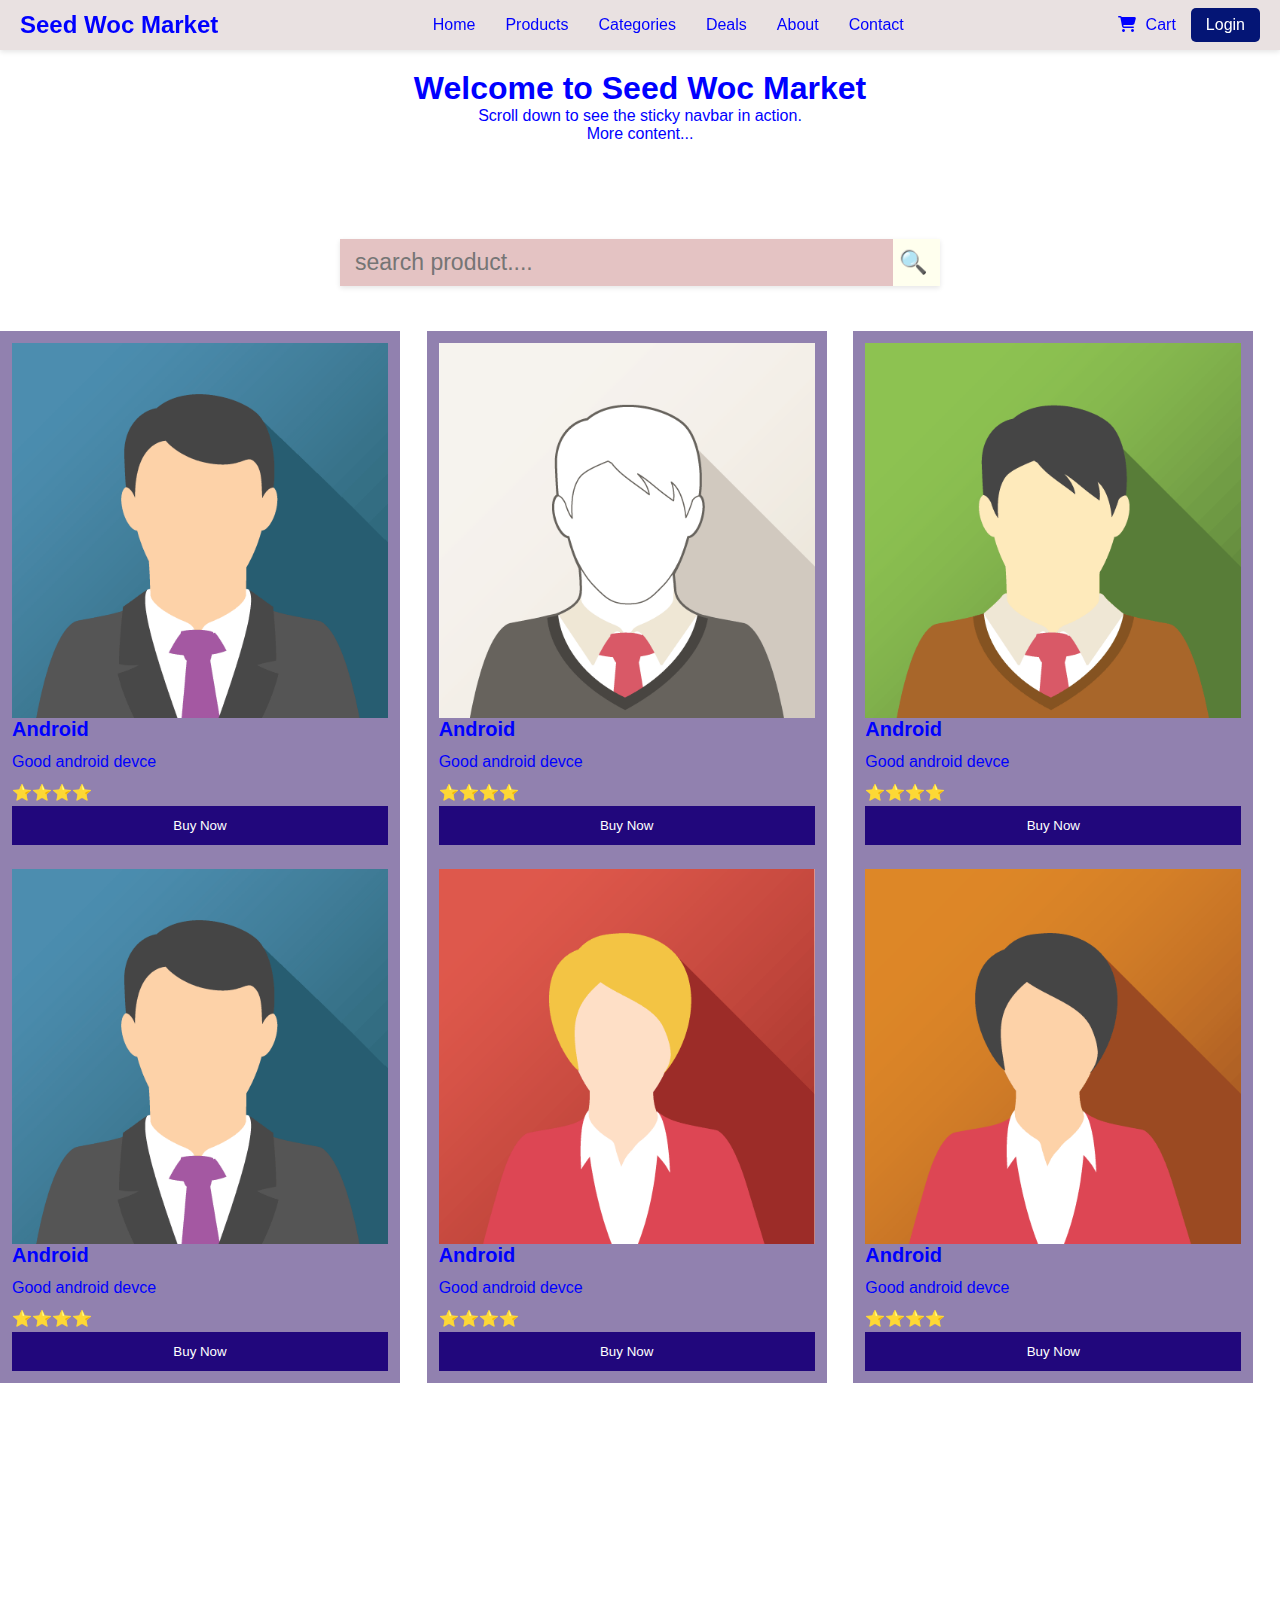
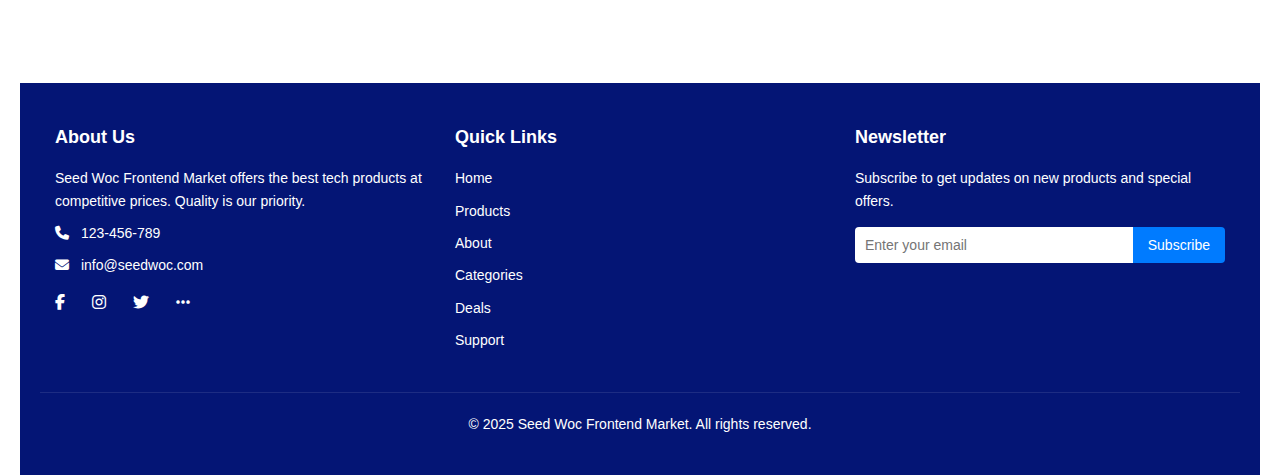
<file: index.html>
<html lang="en">
<head>
    <meta charset="UTF-8">
    <meta name="viewport" content="width=device-width, initial-scale=1.0">
    <title>Seed Woc Market - Navbar</title>
    <!-- Font Awesome for icons -->
    <link rel="stylesheet" href="https://cdnjs.cloudflare.com/ajax/libs/font-awesome/6.4.0/css/all.min.css">
    <link rel="stylesheet" href="style.css">
</head>
<body>
    <nav class="navbar">
        <div class="brand">
            <a href="#">Seed Woc Market</a>
        </div>

        <!-- Checkbox for hamburger menu toggle -->
        <input type="checkbox" id="nav-toggle" class="nav-toggle">
        <label for="nav-toggle" class="nav-toggle-label">
            <i class="fas fa-bars"></i>
        </label>

        <!-- Navigation links -->
        <ul class="nav-links">
            <li><a href="#">Home</a></li>
            <li><a href="#">Products</a></li>
            <li><a href="#">Categories</a></li>
            <li><a href="#">Deals</a></li>
            <li><a href="./pages/about.html">About</a></li>
            <li><a href="#">Contact</a></li>
        </ul>

        <!-- Cart and Login buttons -->
        <div class="nav-actions"> 
            <a href="#" class="cart"><i class="fas fa-shopping-cart"></i> Cart</a>
            <button class="login-btn">Login</button>
        </div>
    </nav>

    <!-- Dummy content to test sticky navbar -->
    <div class="content">
        <h1>Welcome to Seed Woc Market</h1>
        <p>Scroll down to see the sticky navbar in action.</p>
        <div style="height: 50px;"> <!-- Spacer for scrolling -->
            <p>More content...</p>
        </div>
    </div>

    <div class="page">
        <div class="search">
           <input type="text" placeholder="search product....">
           <span>🔍</span>
        </div>
       
        <div class="products">
          <div class="card">
           <div class="picture">
         <img src="./assets/images/avatar3.png" alt="">
           </div>
           <p class="Pname">Android</p>
           <p class="desc">Good android devce</p>
           <span>⭐⭐⭐⭐</span>
           <button class="btn">Buy Now</button>
       
       
          </div>
           <div class="card">
               <div class="picture">
                   <img src="./assets/images/avatar1.png" alt="">
               </div>
               <p class="Pname">Android</p>
               <p class="desc">Good android devce</p>
               <span>⭐⭐⭐⭐</span>
               <button class="btn">Buy Now</button>
           
           
           </div>
           <div class="card">
               <div class="picture">
                   <img src="./assets/images/avatar2.png" alt="">
               </div>
               <p class="Pname">Android</p>
               <p class="desc">Good android devce</p>
               <span>⭐⭐⭐⭐</span>
               <button class="btn">Buy Now</button>
           
           
           </div>
           <div class="card">
               <div class="picture">
                   <img src="./assets/images/avatar3.png" alt="">
               </div>
               <p class="Pname">Android</p>
               <p class="desc">Good android devce</p>
               <span>⭐⭐⭐⭐</span>
               <button class="btn">Buy Now</button>
           
           
           </div>
           <div class="card">
               <div class="picture">
                   <img src="./assets/images/avatar5.png" alt="">
               </div>
               <p class="Pname">Android</p>
               <p class="desc">Good android devce</p>
               <span>⭐⭐⭐⭐</span>
               <button class="btn">Buy Now</button>
           
           
           </div>
           <div class="card">
               <div class="picture">
                   <img src="./assets/images/avatar6.png" alt="">
               </div>
               <p class="Pname">Android</p>
               <p class="desc">Good android devce</p>
               <span>⭐⭐⭐⭐</span>
               <button class="btn">Buy Now</button>
           
           </div>
           </div>
           




       <footer class="footer">
        <div class="footer-container">
            <!-- About Us Section -->
            <div class="footer-section about-us">
                <h3>About Us</h3>
                <p>Seed Woc Frontend Market offers the best tech products at competitive prices. Quality is our priority.</p>
                <p><i class="fas fa-phone"></i> 123-456-789</p>
                <p><i class="fas fa-envelope"></i> <a href="mailto:info@seedwoc.com">info@seedwoc.com</a></p>
                <div class="social-icons">
                    <a href="#"><i class="fab fa-facebook-f"></i></a>
                    <a href="#"><i class="fab fa-instagram"></i></a>
                    <a href="#"><i class="fab fa-twitter"></i></a>
                    <a href="#"><i class="fas fa-ellipsis-h"></i></a>
                </div>
            </div>

            <!-- Quick Links Section -->
            <div class="footer-section quick-links">
                <h3>Quick Links</h3>
                <ul>
                    <li><a href="#">Home</a></li>
                    <li><a href="#">Products</a></li>
                    <li><a href="./pages/about.html">About</a></li>
                    <li><a href="#">Categories</a></li>
                    <li><a href="#">Deals</a></li>
                    <li><a href="#">Support</a></li>
                </ul>
            </div>

            <!-- Newsletter Section -->
            <div class="footer-section newsletter">
                <h3>Newsletter</h3>
                <p>Subscribe to get updates on new products and special offers.</p>
                <form>
                    <input type="email" placeholder="Enter your email" required>
                    <button type="submit">Subscribe</button>
                </form>
            </div>
        </div>

        <!-- Copyright Section -->
        <div class="footer-bottom">
            <p>&copy; 2025 Seed Woc Frontend Market. All rights reserved.</p>
        </div>
    </footer>

</body>
</file>
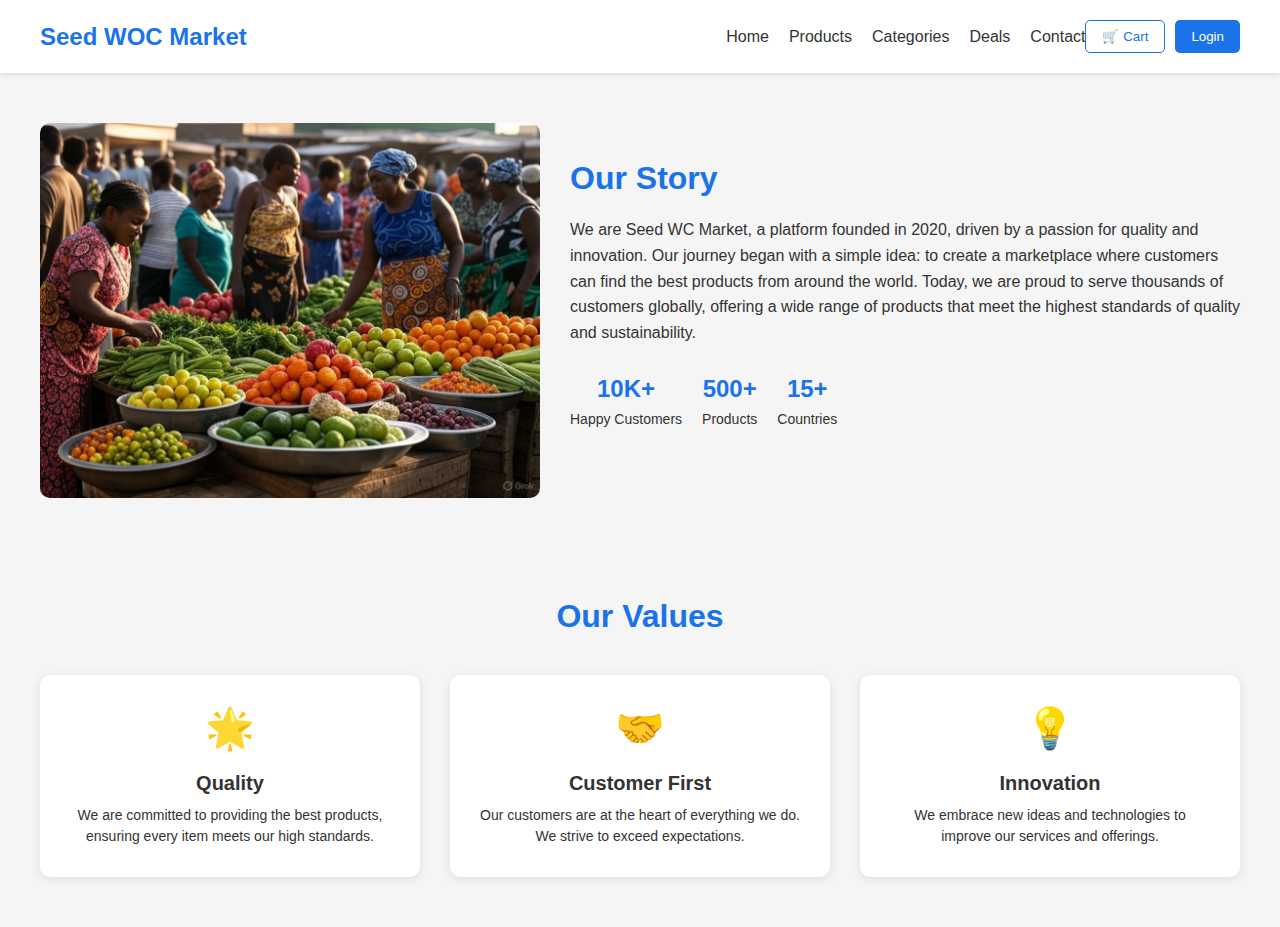
<file: pages/about.html>
<html lang="en">
<head>
    <meta charset="UTF-8">
    <meta name="viewport" content="width=device-width, initial-scale=1.0">
    <title>About - Seed WoC Market</title>
    <link rel="stylesheet" href="about.css">
</head>
<body>
    <!-- Header -->
    <header>
        <div class="logo">Seed WOC Market</div>
        <nav>
            <ul class="nav-links">
                <li><a href="C:\Users\the eye informatique\Desktop\seed-woc-market\index.html">Home</a></li>
                <li><a href="#">Products</a></li>
                <li><a href="#">Categories</a></li>
                <li><a href="#">Deals</a></li>
                <li><a href="#">Contact</a></li>
            </ul>
            <div class="nav-buttons">
                <button class="cart-btn">🛒 Cart</button>
                <button class="login-btn">Login</button>
            </div>
            <div class="hamburger">☰</div>
        </nav>
    </header>

    <!-- Main Content -->
    <main>
        <!-- Our Story Section -->
        <section class="our-story">
            <div class="story-image">
                <img src="./about.jpg" alt="Market Scene">
            </div>
            <div class="story-content">
                <h2>Our Story</h2>
                <p>
                    We are Seed WC Market, a platform founded in 2020, driven by a passion for quality and innovation. 
                    Our journey began with a simple idea: to create a marketplace where customers can find the best products 
                    from around the world. Today, we are proud to serve thousands of customers globally, offering a wide range 
                    of products that meet the highest standards of quality and sustainability.
                </p>
                <div class="stats">
                    <div class="stat">
                        <h3>10K+</h3>
                        <p>Happy Customers</p>
                    </div>
                    <div class="stat">
                        <h3>500+</h3>
                        <p>Products</p>
                    </div>
                    <div class="stat">
                        <h3>15+</h3>
                        <p>Countries</p>
                    </div>
                </div>
            </div>
        </section>

        <!-- Our Values Section -->
        <section class="our-values">
            <h2>Our Values</h2>
            <div class="values-grid">
                <div class="value-card">
                    <div class="icon">🌟</div>
                    <h3>Quality</h3>
                    <p>We are committed to providing the best products, ensuring every item meets our high standards.</p>
                </div>
                <div class="value-card">
                    <div class="icon">🤝</div>
                    <h3>Customer First</h3>
                    <p>Our customers are at the heart of everything we do. We strive to exceed expectations.</p>
                </div>
                <div class="value-card">
                    <div class="icon">💡</div>
                    <h3>Innovation</h3>
                    <p>We embrace new ideas and technologies to improve our services and offerings.</p>
                </div>
            </div>
        </section>
    </main>
</body>
</file>
<file: pages/about.css>
* {
    margin: 0;
    padding: 0;
    box-sizing: border-box;
    font-family: Arial, sans-serif;
}

body {
    background-color: #F5F5F5;
    color: #333;
}

/* Header Styles */
header {
    background-color: #fff;
    padding: 20px 40px;
    display: flex;
    justify-content: space-between;
    align-items: center;
    box-shadow: 0 2px 5px rgba(0, 0, 0, 0.1);
}

.logo {
    font-size: 24px;
    font-weight: bold;
    color: #1A73E8;
}

nav {
    display: flex;
    align-items: center;
}

.nav-links {
    list-style: none;
    display: flex;
    gap: 20px;
}

.nav-links li a {
    text-decoration: none;
    color: #333;
    font-size: 16px;
}

.nav-links li a:hover {
    color: #1A73E8;
}

.nav-buttons {
    display: flex;
    gap: 10px;
}

.cart-btn, .login-btn {
    padding: 8px 16px;
    border: none;
    border-radius: 5px;
    cursor: pointer;
}

.cart-btn {
    background-color: #fff;
    border: 1px solid #1A73E8;
    color: #1A73E8;
}

.login-btn {
    background-color: #1A73E8;
    color: #fff;
}

.hamburger {
    display: none;
    font-size: 24px;
    cursor: pointer;
}

/* Our Story Section */
.our-story {
    display: flex;
    padding: 50px 40px;
    gap: 30px;
    align-items: center;
}

.story-image img {
    width:100%;
    max-width: 500px;
    border-radius: 10px;
}

.story-content {
    flex: 1;
}

.story-content h2 {
    font-size: 32px;
    color: #1A73E8;
    margin-bottom: 20px;
}

.story-content p {
    font-size: 16px;
    line-height: 1.6;
    margin-bottom: 30px;
}

.stats {
    display: flex;
    gap: 20px;
}

.stat {
    text-align: center;
}

.stat h3 {
    font-size: 24px;
    color: #1A73E8;
    margin-bottom: 5px;
}

.stat p {
    font-size: 14px;
}

/* Our Values Section */
.our-values {
    padding: 50px 40px;
    text-align: center;
}

.our-values h2 {
    font-size: 32px;
    color: #1A73E8;
    margin-bottom: 40px;
}

.values-grid {
    display: grid;
    grid-template-columns: repeat(3, 1fr);
    gap: 30px;
}

.value-card {
    background-color: #fff;
    padding: 30px;
    border-radius: 10px;
    box-shadow: 0 2px 10px rgba(0, 0, 0, 0.1);
}

.value-card .icon {
    font-size: 40px;
    margin-bottom: 20px;
}

.value-card h3 {
    font-size: 20px;
    margin-bottom: 10px;
}

.value-card p {
    font-size: 14px;
    line-height: 1.5;
}

/* Mobile View */
@media (max-width: 768px) {
    /* Header */
    .nav-links, .nav-buttons {
        display: none;
    }

    .hamburger {
        display: block;
    }

    /* Our Story Section */
    .our-story {
        flex-direction: column;
        padding: 30px 20px;
    }

    .story-image img {-¬¬¬
        max-width: 100%;
    }

    .stats {
        flex-direction: column;
        gap: 20px;
    }

    /* Our Values Section */
    .values-grid {
        grid-template-columns: 1fr;
    }

    .our-values {
        padding: 30px 20px;
    }
}
</file>
<file: style.css>
:root {
    --primary-color: #041575;
    --background-color:#e9e1e1;
    --text-color:blue;
    --white:white ;
    --navbar-height: 50px;
}

/* Reset default styles */
* {
    margin: 0;
    padding: 0;
    box-sizing: border-box;
}

body {
    font-family: Arial, sans-serif;
    color: var(--text-color);
}

/* Navbar styles */
.navbar {
    display: flex;
    justify-content: space-between;
    align-items: center;
    background-color: var(--background-color);
    padding: 0 20px;
    height: var(--navbar-height);
    position: sticky;
    top: 0;
    z-index: 1000;
    box-shadow: 0 2px 5px rgba(0, 0, 0, 0.1);
}

/* Brand/Logo styles */
.brand a {
    font-size: 1.5rem;
    font-weight: bold;
    color: var(--text-color);
    text-decoration: none;
}

/* Navigation links */
.nav-links {
    display: flex;
    list-style: none;
}

.nav-links li {
    margin: 0 15px;
}

.nav-links a {
    color: var(--text-color);
    text-decoration: none;
    font-size: 1rem;
    transition: color 0.3s ease;
}

.nav-links a:hover {
    color: var(--primary-color);
}

/* Cart and Login buttons */
.nav-actions {
    display: flex;
    align-items: center;
}

.cart {
    margin-right: 15px;
    color: var(--text-color);
    text-decoration: none;
    font-size: 1rem;
}

.cart i {
    margin-right: 5px;
}

.login-btn {
    background-color: var(--primary-color);
    color: var(--white);
    border: none;
    padding: 8px 15px;
    border-radius: 5px;
    cursor: pointer;
    font-size: 1rem;
    transition: background-color 0.3s ease;
}

.login-btn:hover {
    background-color: #0056b3;
}

/* Hamburger menu toggle (hidden by default on desktop) */
.nav-toggle {
    display: none;
}

.nav-toggle-label {
    display: none;
    font-size: 1.5rem;
    cursor: pointer;
    color: var(--text-color);
}

/* Responsive design with media queries */
@media (max-width: 768px) {
    /* Show hamburger menu on mobile */
    .nav-toggle-label {
        display: block;
    }

    /* Hide nav links by default on mobile */
    .nav-links {
        display: none;
        position: absolute;
        top: var(--navbar-height);
        left: 0;
        width: 100%;
        background-color: var(--background-color);
        flex-direction: column;
        padding: 20px 0;
        box-shadow: 0 2px 5px rgba(0, 0, 0, 0.1);
    }

    .nav-links li {
        margin: 10px 0;
        text-align: center;
    }

    /* Show nav links when checkbox is checked (CSS-only toggle) */
    .nav-toggle:checked ~ .nav-links {
        display: flex;
    }

    /* Adjust nav actions for mobile */
    .nav-actions {
        display: none;
    }

    /* Show cart and login in the mobile menu */
    .nav-toggle:checked ~ .nav-actions {
        display: flex;
        flex-direction: column;
        position: absolute;
        top: calc(var(--navbar-height) + 240px); /* Adjust based on number of nav links */
        left: 0;
        width: 100%;
        background-color: var(--background-color);
        padding: 20px 0;
        text-align: center;
    }

    .cart {
        margin: 10px 0;
    }

    .login-btn {
        margin: 10px 0;
    }
}

/* Dummy content styles */
.content {
    padding: 20px;
    text-align: center;
}
.footer {
    background-color: #041575; /* Dark blue background */
    color: #fff;
    padding: 40px 20px;
    font-size: 14px;
    line-height: 1.6;
    margin-top: 300px;
    
}

.footer-container {
    display: flex;
    justify-content: space-between;
    max-width: 1200px;
    margin: 0 auto;
    flex-wrap: wrap;
}

.footer-section {
    flex: 1;
    margin: 0 15px;
    min-width: 200px;
}

.footer-section h3 {
    font-size: 18px;
    margin-bottom: 15px;
    font-weight: bold;
}

.footer-section p {
    margin-bottom: 10px;
}

.footer-section a {
    color: #fff;
    text-decoration: none;
}

.footer-section a:hover {
    text-decoration: underline;
}

/* About Us Section */
.about-us i {
    margin-right: 8px;
}

.social-icons {
    margin-top: 15px;
}

.social-icons a {
    color: #fff;
    margin-right: 15px;
    font-size: 16px;
}

.social-icons a:hover {
    color: #ccc;
}

/* Quick Links Section */
.quick-links ul {
    list-style: none;
}

.quick-links ul li {
    margin-bottom: 10px;
}

/* Newsletter Section */
.newsletter form {
    display: flex;
    margin-top: 15px;
}

.newsletter input[type="email"] {
    padding: 10px;
    border: none;
    border-radius: 4px 0 0 4px;
    flex: 1;
    font-size: 14px;
}

.newsletter button {
    padding: 10px 15px;
    background-color: #007bff;
    color: #fff;
    border: none;
    border-radius: 0 4px 4px 0;
    cursor: pointer;
    font-size: 14px;
}

.newsletter button:hover {
    background-color: #0056b3;
}

/* Footer Bottom */
.footer-bottom {
    text-align: center;
    margin-top: 30px;
    padding-top: 20px;
    border-top: 1px solid rgba(255, 255, 255, 0.1);
}

/* Mobile View */
@media (max-width: 768px) {
    .footer-container {
        flex-direction: column;
        text-align: left;
    }

    .footer-section {
        margin: 20px 0;
    }

    .newsletter form {
        flex-direction: column;
    }

    .newsletter input[type="email"],
    .newsletter button {
        width: 100%;
        border-radius: 4px;
        margin-bottom: 10px;
    }

    .newsletter button {
        border-radius: 4px;
    }
}
.page{
    display: flex;
    justify-content: center;
    margin-top: 44px;
    flex-direction: column;
    align-items: center;
}
.page .search{
    display: flex;
    gap: 6px;
    background-color: #ffe;
    align-items: center;
    width: 100%;
    max-width: 600px;
    /* border-radius: 12px; */
    box-shadow: 0 2px 5px rgba(0, 0, 0, 0.1);

}
/* how to style search input in css */
.page .search input{
    border: none;
    outline: none;
    cursor: pointer;
    padding: 10px 15px;
    background-color: rgb(228, 195, 195);
    font-size: 23px;
    width: 100%;
    
    
}

.search span{
    padding-right: 12px;
    font-size: 23px;
}

.products{
    margin-top: 45px;
    display: grid;
    grid-template-columns: 1fr 1fr 1fr;
    width: 100%;
}

.products .card{
    display: flex;
    flex-direction: column;
    background-color: #9181af;
    width: 400px;
    padding: 12px;
    transition: 0.4s all ease-in;
    cursor: pointer;

}
.products .card:hover{
    transform: translateY(-8px);
}

.products .card .picture{
    width: 100%;
}

.picture img{
    width: 100%;
}
.Pname{
    font-size: 20px;
    font-weight: bold;
    margin-bottom: 12px;
}
.desc{
    margin-bottom: 12px;
}

.btn{
    padding: 12px 23px;
    cursor: pointer;
    margin-top: 4px;
    background-color: #21077c;
    border: none;
    outline: none;
    color: white;
    transition: 1s all ease-in;
}
.btn:hover{
    background-color: #3249cc;
}
</file>
